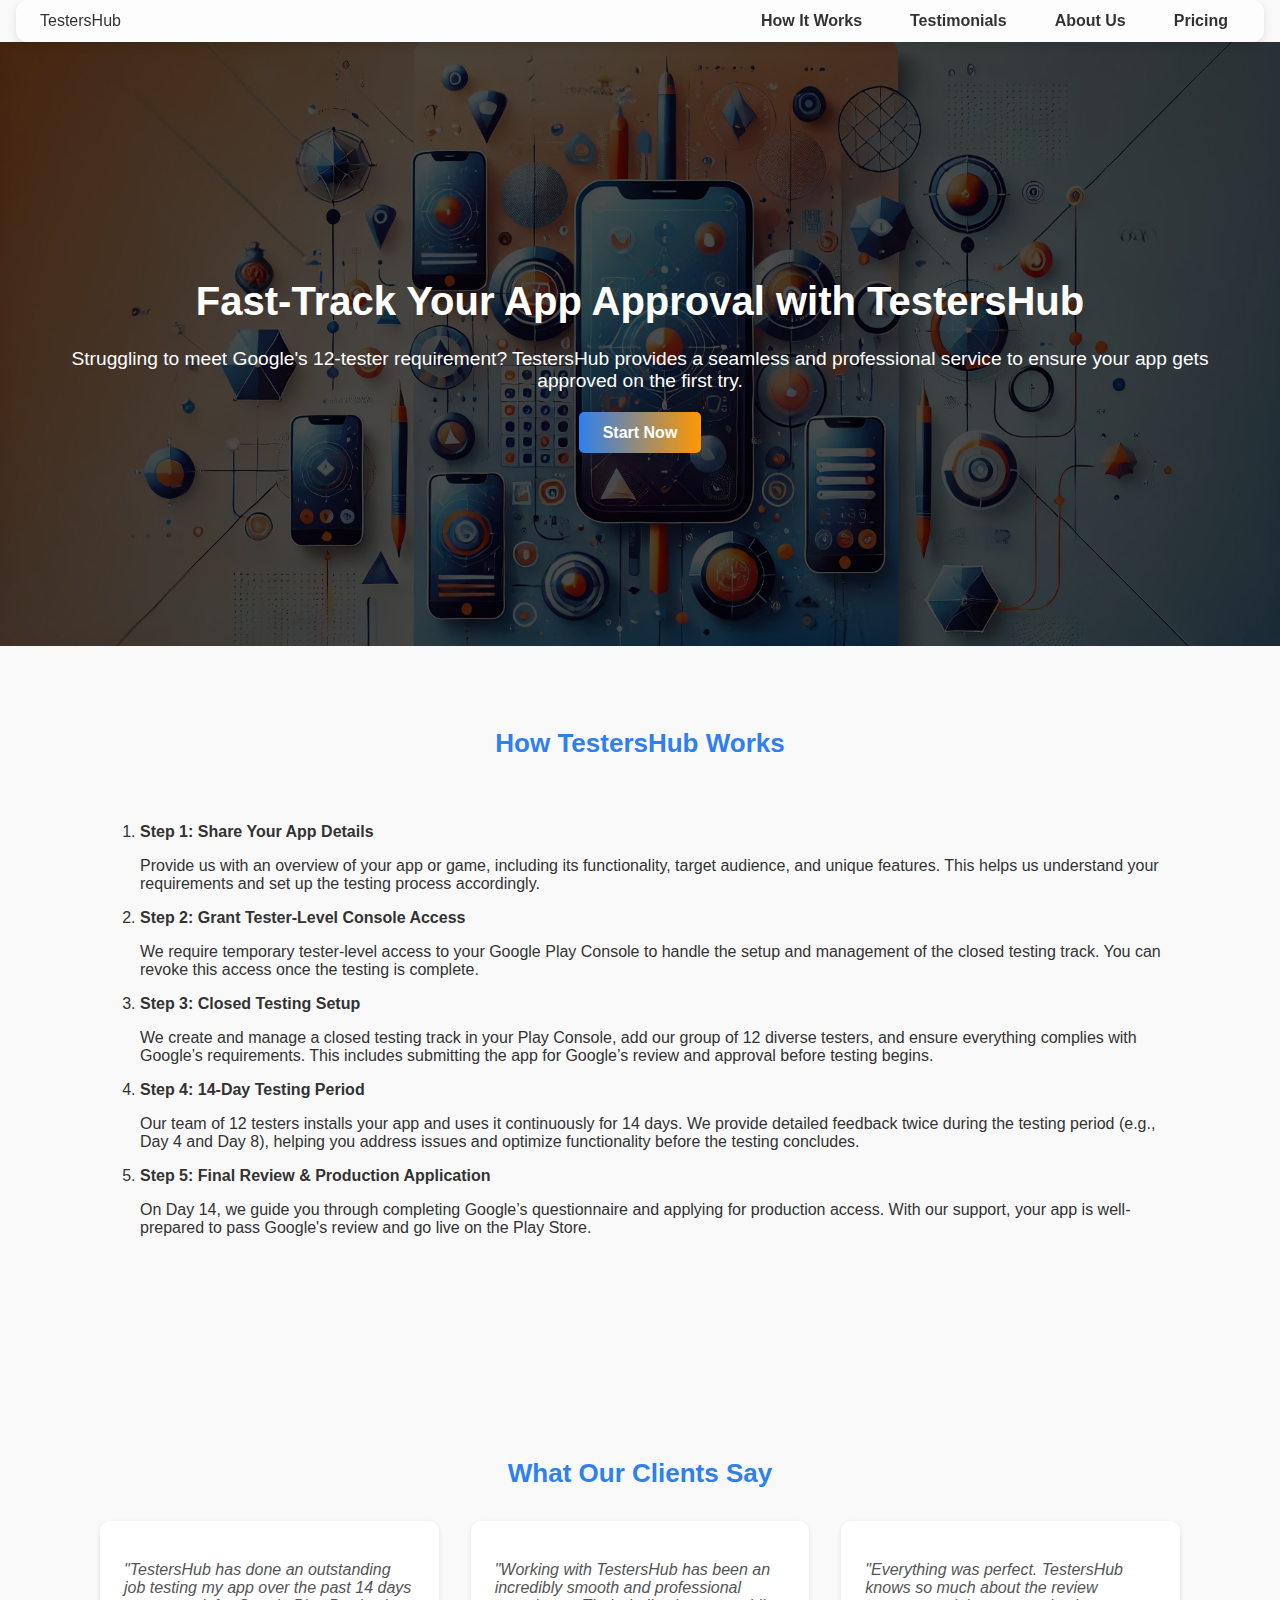
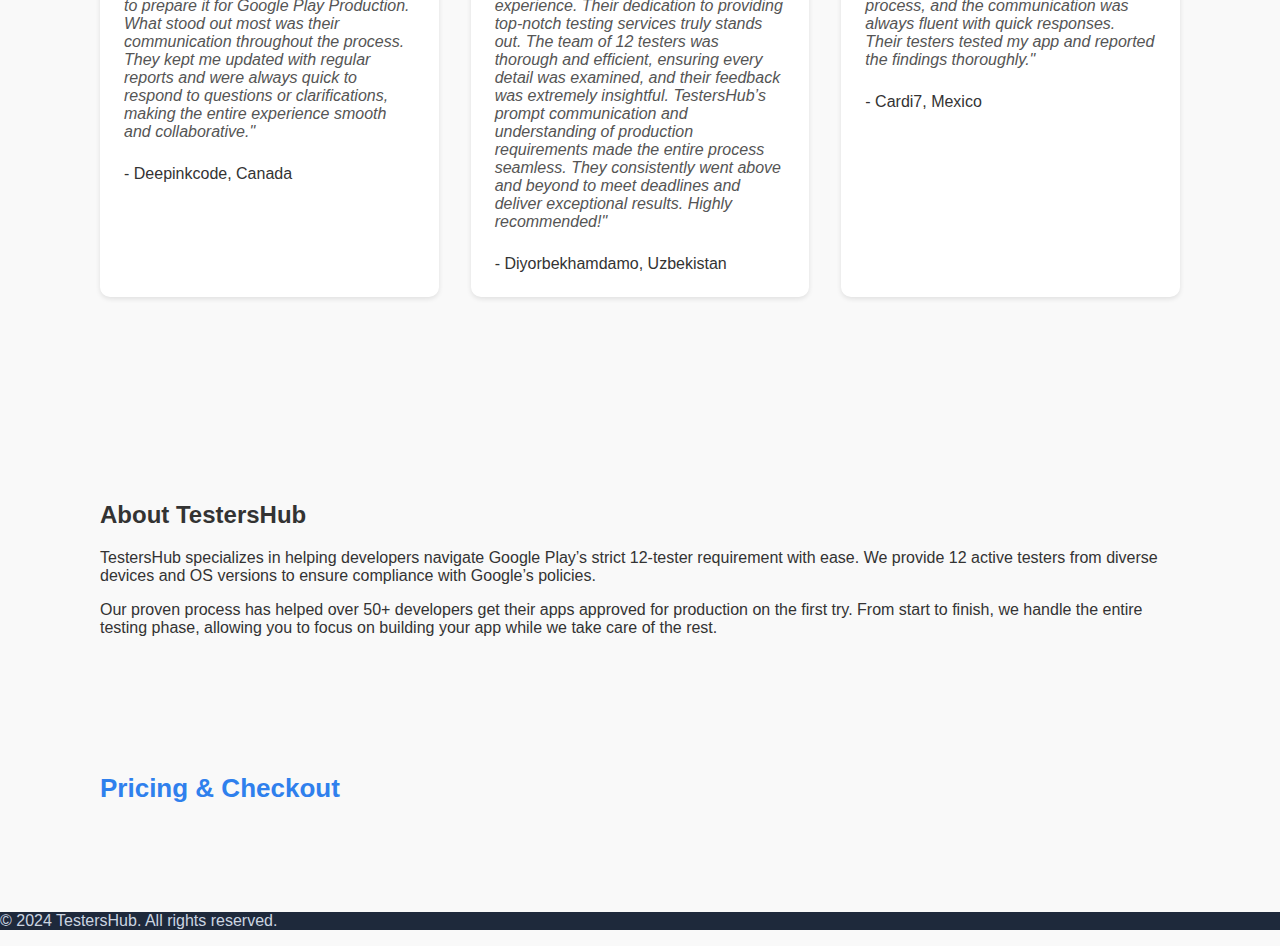
<file: backup.html>
<!DOCTYPE html>
<html lang="en">
  <head>
    <meta charset="UTF-8" />
    <meta name="viewport" content="width=device-width, initial-scale=1.0" />
    <meta
      name="description"
      content="TestersHub - Professional 12 Testers Service for Google Play closed testing requirements. Ensure your app gets approved for production on the first try!"
    />
    <meta
      name="keywords"
      content="12 testers service, Google Play testing, app testing service, Google Play compliance, app production approval, TestersHub"
    />
    <title>TestersHub - 12 Testers Service for Google Play Approval</title>
    <link rel="stylesheet" href="style.css" />
    <style>
      .paypal-container {
        display: flex;
        justify-content: center;
        align-items: center;
        margin-top: 20px;
      }

      #paypal-container-9NMX2XWW9SN6J {
        text-align: center;
      }

      .hero {
        position: relative;
        background: url("images/banner.jpg") center/cover no-repeat;
        color: #fff;
        min-height: 60vh;
        display: flex;
        align-items: center;
        justify-content: center;
        text-align: center;
        padding: 2rem;
      }

      .hero::before {
        content: "";
        position: absolute;
        top: 0;
        left: 0;
        width: 100%;
        height: 100%;
        background: rgba(0, 0, 0, 0.7); /* Dark overlay for readability */
        z-index: 1;
      }

      .hero-content {
        position: relative;
        z-index: 2; /* Ensures content sits above the overlay */
      }
    </style>
  </head>
  <body>
    <header class="header">
      <nav class="nav">
        <div class="logo">TestersHub</div>
        <ul class="nav-links">
          <li><a href="#how-it-works">How It Works</a></li>
          <li><a href="#testimonials">Testimonials</a></li>
          <li><a href="#about">About Us</a></li>
          <li><a href="#pricing">Pricing</a></li>
        </ul>
      </nav>
    </header>

    <section
      class="hero"
      style="background: url('images/banner.jpg') center/cover no-repeat"
    >
      <div class="hero-content">
        <h1>Fast-Track Your App Approval with TestersHub</h1>
        <p>
          Struggling to meet Google's 12-tester requirement? TestersHub provides
          a seamless and professional service to ensure your app gets approved
          on the first try.
        </p>
        <a href="#pricing" class="btn">Start Now</a>
      </div>
    </section>

    <section id="how-it-works" class="how-it-works">
      <div class="container">
        <h2>How TestersHub Works</h2>
        <ol>
          <li>
            <strong>Step 1: Share Your App Details</strong>
            <p>
              Provide us with an overview of your app or game, including its
              functionality, target audience, and unique features. This helps us
              understand your requirements and set up the testing process
              accordingly.
            </p>
          </li>
          <li>
            <strong>Step 2: Grant Tester-Level Console Access</strong>
            <p>
              We require temporary tester-level access to your Google Play
              Console to handle the setup and management of the closed testing
              track. You can revoke this access once the testing is complete.
            </p>
          </li>
          <li>
            <strong>Step 3: Closed Testing Setup</strong>
            <p>
              We create and manage a closed testing track in your Play Console,
              add our group of 12 diverse testers, and ensure everything
              complies with Google’s requirements. This includes submitting the
              app for Google’s review and approval before testing begins.
            </p>
          </li>
          <li>
            <strong>Step 4: 14-Day Testing Period</strong>
            <p>
              Our team of 12 testers installs your app and uses it continuously
              for 14 days. We provide detailed feedback twice during the testing
              period (e.g., Day 4 and Day 8), helping you address issues and
              optimize functionality before the testing concludes.
            </p>
          </li>
          <li>
            <strong>Step 5: Final Review & Production Application</strong>
            <p>
              On Day 14, we guide you through completing Google’s questionnaire
              and applying for production access. With our support, your app is
              well-prepared to pass Google's review and go live on the Play
              Store.
            </p>
          </li>
        </ol>
      </div>
    </section>

    <section id="testimonials" class="testimonials">
      <div class="container">
        <h2>What Our Clients Say</h2>
        <div class="testimonials-grid">
          <div class="testimonial">
            <p>
              "TestersHub has done an outstanding job testing my app over the
              past 14 days to prepare it for Google Play Production. What stood
              out most was their communication throughout the process. They kept
              me updated with regular reports and were always quick to respond
              to questions or clarifications, making the entire experience
              smooth and collaborative."
            </p>
            <span>- Deepinkcode, Canada</span>
          </div>
          <div class="testimonial">
            <p>
              "Working with TestersHub has been an incredibly smooth and
              professional experience. Their dedication to providing top-notch
              testing services truly stands out. The team of 12 testers was
              thorough and efficient, ensuring every detail was examined, and
              their feedback was extremely insightful. TestersHub’s prompt
              communication and understanding of production requirements made
              the entire process seamless. They consistently went above and
              beyond to meet deadlines and deliver exceptional results. Highly
              recommended!"
            </p>
            <span>- Diyorbekhamdamo, Uzbekistan</span>
          </div>
          <div class="testimonial">
            <p>
              "Everything was perfect. TestersHub knows so much about the review
              process, and the communication was always fluent with quick
              responses. Their testers tested my app and reported the findings
              thoroughly."
            </p>
            <span>- Cardi7, Mexico</span>
          </div>
        </div>
      </div>
    </section>

    <section id="about" class="about">
      <div class="container">
        <h2>About TestersHub</h2>
        <p>
          TestersHub specializes in helping developers navigate Google Play’s
          strict 12-tester requirement with ease. We provide 12 active testers
          from diverse devices and OS versions to ensure compliance with
          Google’s policies.
        </p>
        <p>
          Our proven process has helped over 50+ developers get their apps
          approved for production on the first try. From start to finish, we
          handle the entire testing phase, allowing you to focus on building
          your app while we take care of the rest.
        </p>
      </div>
    </section>

    <section id="pricing" class="pricing">
      <div class="container">
        <h2>Pricing & Checkout</h2>
        <!-- <p>
          Ready to get started? Use our seamless PayPal checkout option below to
          fast-track your app approval.
        </p> -->
        <div class="paypal-container">
          <script src="https://www.paypal.com/sdk/js?client-id=BAAiKjt70RFPV9iA95Bxs4aofEqO_0IzVktjovDkwahHDSWoNsEk_Ec5tcvsseFGJvKxH5zUIagnRDL3mA&components=hosted-buttons&disable-funding=venmo&currency=USD"></script>
          <div id="paypal-container-9NMX2XWW9SN6J"></div>
          <script>
            paypal
              .HostedButtons({
                hostedButtonId: "9NMX2XWW9SN6J",
                onApprove: function (data, actions) {
                  // Redirect to the success page after approval
                  window.location.href = "success.html";
                },
              })
              .render("#paypal-container-9NMX2XWW9SN6J");
          </script>

          <!-- <script src="https://www.paypal.com/sdk/js?client-id=BAAGpIgBDn4UvyJ5NRxpzNAmUwzECBArh0IbX6CeZDh4x8QE4yHD7-Wzh9kGrkmFirF8Bqnqi8OVJlGcIs&components=hosted-buttons&disable-funding=venmo&currency=USD"></script>
          <div id="paypal-container-H84CWKRGQBYUS"></div>
          <script>
            paypal
              .HostedButtons({
                hostedButtonId: "H84CWKRGQBYUS",
                onApprove: function (data, actions) {
                  // Redirect to the success page after approval
                  window.location.href = "success.html";
                },
              })
              .render("#paypal-container-H84CWKRGQBYUS");
          </script> -->
        </div>
      </div>
    </section>

    <footer class="footer">
      <p>© 2024 TestersHub. All rights reserved.</p>
    </footer>
  </body>
</html>
</file>
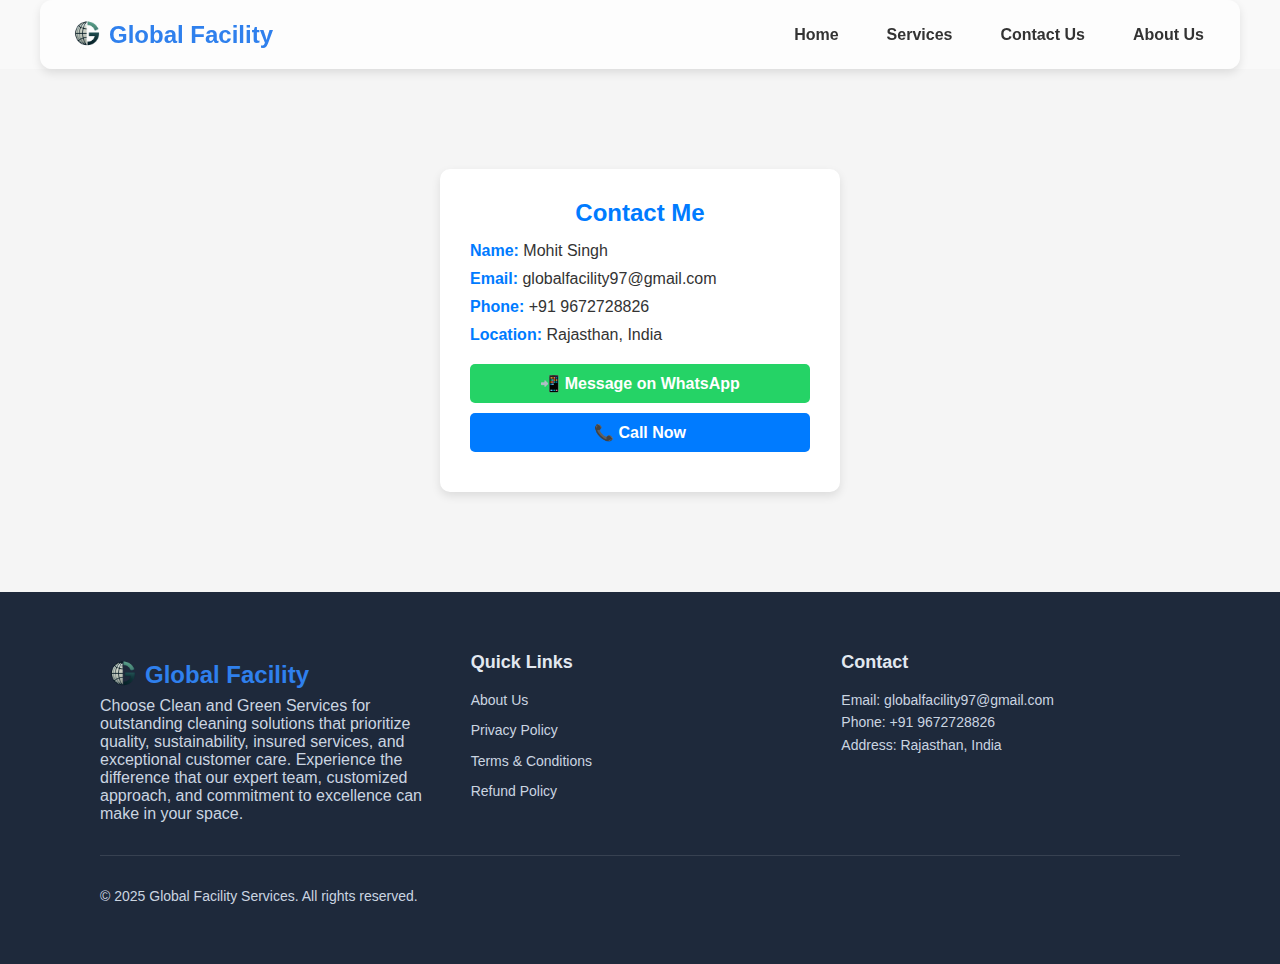
<file: Contact.html>
<!DOCTYPE html>
<html lang="en">
<head>
    <meta charset="UTF-8">
    <meta name="viewport" content="width=device-width, initial-scale=1.0">
    <link rel="stylesheet" href="style.css">
    <title>Contact Us - Chinmay Paliwal</title>
    <style>
        * {
            margin: 0;
            padding: 0;
            box-sizing: border-box;
            font-family: Arial, sans-serif;
        }
    .contact-container-section{
        background-color: #f5f5f5;
            display: flex;
            justify-content: center;
            align-items: center;
            padding: 100px 0;
        }
    
        .contact-container {
            background: white;
            padding: 30px;
            width: 90%;
            max-width: 400px;
            box-shadow: 0 4px 10px rgba(0, 0, 0, 0.1);
            border-radius: 10px;
            text-align: center;
        }

        h2 {
            color: #007bff;
            margin-bottom: 15px;
        }

        .contact-info {
            text-align: left;
            font-size: 16px;
        }

        .contact-info div {
            margin: 10px 0;
        }

        .contact-info span {
            font-weight: bold;
            color: #007bff;
        }

        .contact-buttons {
            margin-top: 20px;
        }

        .contact-buttons a {
            display: block;
            text-decoration: none;
            color: white;
            padding: 10px;
            border-radius: 5px;
            margin: 10px 0;
            font-weight: bold;
        }

        .whatsapp {
            background-color: #25D366;
        }

        .call {
            background-color: #007bff;
        }

    </style>
</head>
<body>
    <nav class="nav">
        <div class="logo"><a href="/index.html">
          <img src="images/globallogo.png" alt="" width="50px">Global Facility</a></div>
        <div class="nav-toggle" id="nav-toggle">
          <span></span>
          <span></span>
          <span></span>
        </div>
        <ul class="nav-links" id="nav-links">
          <li><a href="index.html">Home</a></li>
          <li><a href="blog.html">Services</a></li>
          <li><a href="Contact.html">Contact Us</a></li>
          <li><a id="about-us">About Us</a></li>
         
        </ul>
      </nav>
      <section class="contact-container-section">
        <div class="contact-container">
            <h2>Contact Me</h2>
            <div class="contact-info">
                <div><span>Name:</span> Mohit Singh</div>
                <div><span>Email:</span> 
                    globalfacility97@gmail.com</div>
                <div><span>Phone:</span> +91 9672728826</div>
                <div><span>Location:</span> Rajasthan, India</div>
            </div>
    
            <div class="contact-buttons">
                <a href="https://wa.me/911234567890" target="_blank" class="whatsapp">📲 Message on WhatsApp</a>
                <a href="tel:+911234567890" class="call">📞 Call Now</a>
            </div>
        </div>
      </section>

      <footer class="footer">
        <div class="container">
          <div class="grid">
            <div class="about-us">
              <div class="logo"><a href="index.html"><img src="images/globallogo.png" alt="">Global Facility</a></div>
              <p>  Choose Clean and Green Services for outstanding cleaning solutions that prioritize quality, sustainability, insured services, and exceptional customer care. Experience the difference that our expert team, customized approach, and commitment to excellence can make in your space.</p>
            </div>
      
            <div class="quick-links">
              <h4>Quick Links</h4>
              <ul>
                <li><a id="about-us">About Us</a></li>
                <li><a href="privacy-policy.html">Privacy Policy</a></li>
              <li><a href="terms.html">Terms & Conditions</a></li>
              <li><a href="refund-policy.html">Refund Policy</a></li>
              </ul>
            </div>
      
            <div class="contact">
              <h4>Contact</h4>
              <ul>
                <li>Email: globalfacility97@gmail.com</li>
                <li>Phone: +91 9672728826</li>
                <li>Address: Rajasthan, India</li>
              </ul>
            </div>
          </div>
      
          <div class="footer-bottom">
            <p>&copy; 2025 Global Facility Services. All rights reserved.</p>
          </div>
        </div>
      </footer> 
   

</body>
</html>
</file>
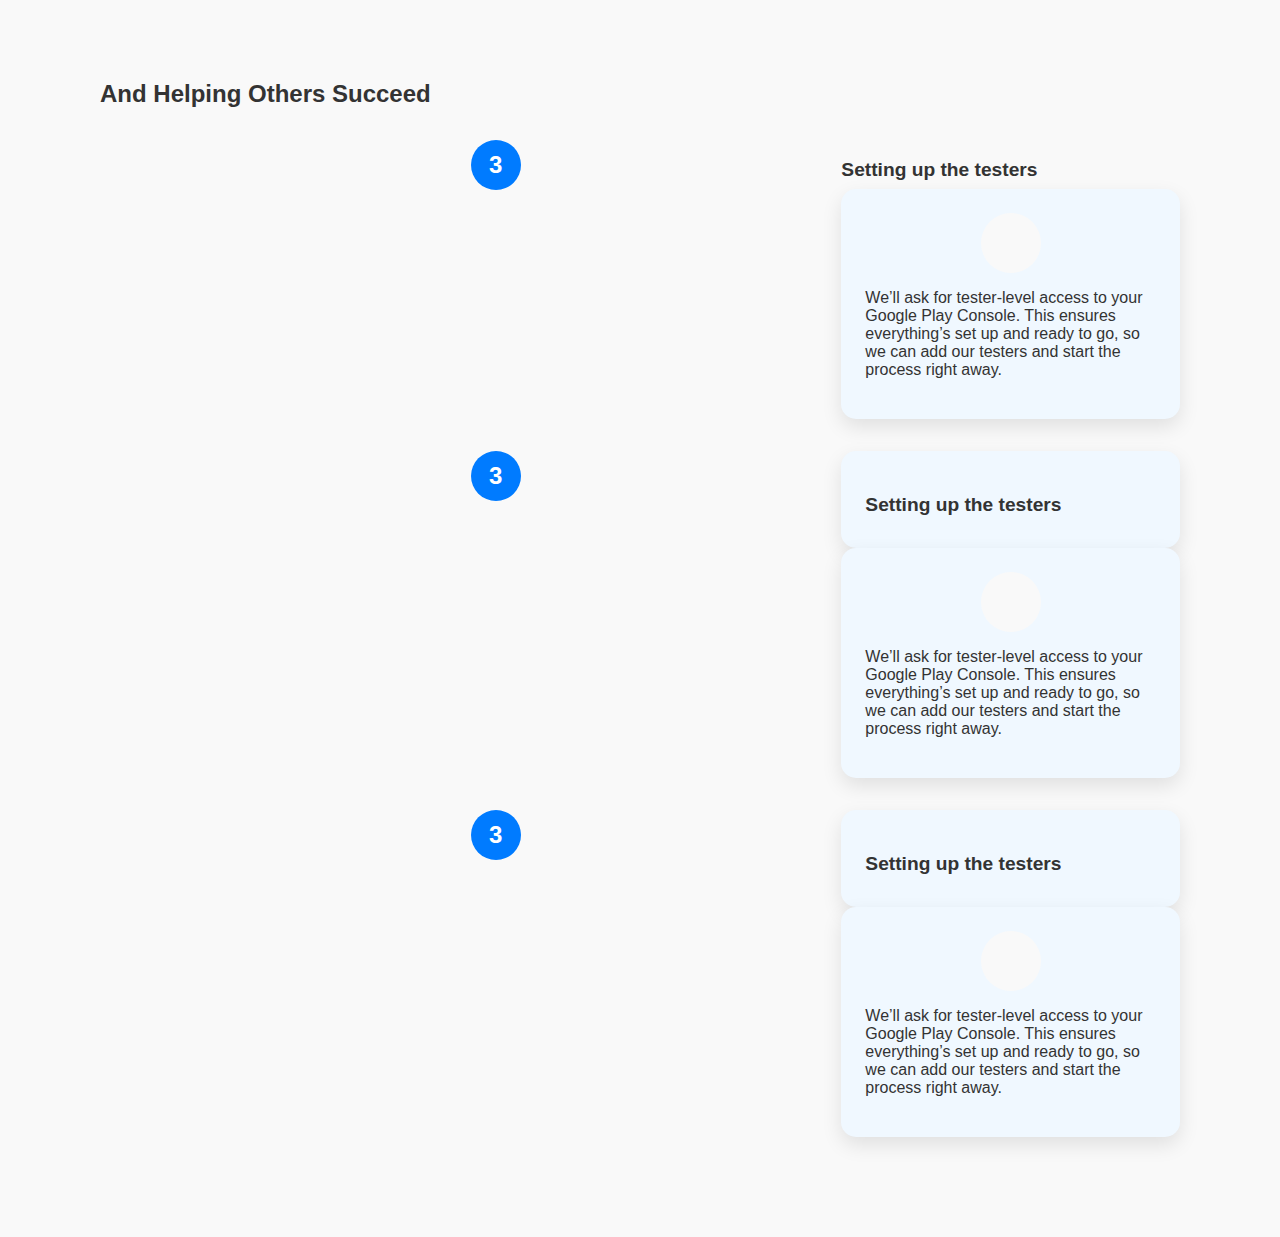
<file: new.html>
<!DOCTYPE html>
<html lang="en">
<head>
    <meta charset="UTF-8">
    <meta name="viewport" content="width=device-width, initial-scale=1.0">
    <title>Document</title>
    <link rel="stylesheet" href="style.css">
</head>
<body>
    <section class="how-it-works container">
        <h2>And Helping Others Succeed</h2>
        <div class="content-wrapper">
          <!-- Timeline -->
          <div class="timeline">
           <div class="steps-grid">
            <div class="step">
                <div class="step-number">3</div>
                <div class="step-grid-row">
                    <div class="step-content">
                        <div class="step-const ">
                            <div class="card-content">
                                <h3>Setting up the testers</h3>
                            </div>
                          </div>
                       
                      </div>
                      <div class="step-content">
                          <div class="card">
                             <div class="card-icon">
                                  <i class="fas fa-info-circle"></i>
                              </div>
                              <p>
                                  We’ll ask for tester-level access to your Google Play Console. This ensures
                                  everything’s set up and ready to go, so we can add our testers and start the process
                                  right away.
                              </p>
                          </div>
                        </div>
                </div>
              </div> 
              <div class="step">
                <div class="step-number">3</div>
                <div class="step-grid-row">
                    <div class="step-content">
                        <div class="step-const card">
                            <div class="card-content">
                                <h3>Setting up the testers</h3>
                            </div>
                          </div>
                       
                      </div>
                      <div class="step-content">
                          <div class="card">
                             <div class="card-icon">
                                  <i class="fas fa-info-circle"></i>
                              </div>
                              <p>
                                  We’ll ask for tester-level access to your Google Play Console. This ensures
                                  everything’s set up and ready to go, so we can add our testers and start the process
                                  right away.
                              </p>
                          </div>
                        </div>
                </div>
              </div> 
              <div class="step">
                <div class="step-number">3</div>
                <div class="step-grid-row">
                    <div class="step-content">
                        <div class="step-const card">
                            <div class="card-content">
                                <h3>Setting up the testers</h3>
                            </div>
                          </div>
                       
                      </div>
                      <div class="step-content">
                          <div class="card">
                             <div class="card-icon">
                                  <i class="fas fa-info-circle"></i>
                              </div>
                              <p>
                                  We’ll ask for tester-level access to your Google Play Console. This ensures
                                  everything’s set up and ready to go, so we can add our testers and start the process
                                  right away.
                              </p>
                          </div>
                        </div>
                </div>
              </div> 
              
           </div>
            
           
          </div>
      
          <!-- Central Image and Features -->
          <!-- <div class="features">
            <div class="circle">
              <img src="images/logo.png" alt="Hyvä Logo" />
            </div>
            <div class="feature-items">
              <div class="feature-item">
                <span>Expert Hyvä Theme Developers</span>
              </div>
              <div class="feature-item">
                <span>Quick Delivery</span>
              </div>
              <div class="feature-item">
                <span>Competitive Pricing</span>
              </div>
              <div class="feature-item">
                <span>Agile Methodology</span>
              </div>
              <div class="feature-item">
                <span>Fully Customisable Theme</span>
              </div>
              <div class="feature-item">
                <span>Flexible Hiring Model</span>
              </div>
            </div>
          </div> -->
        </div>
      </section>
      
</body>
</html>
</file>
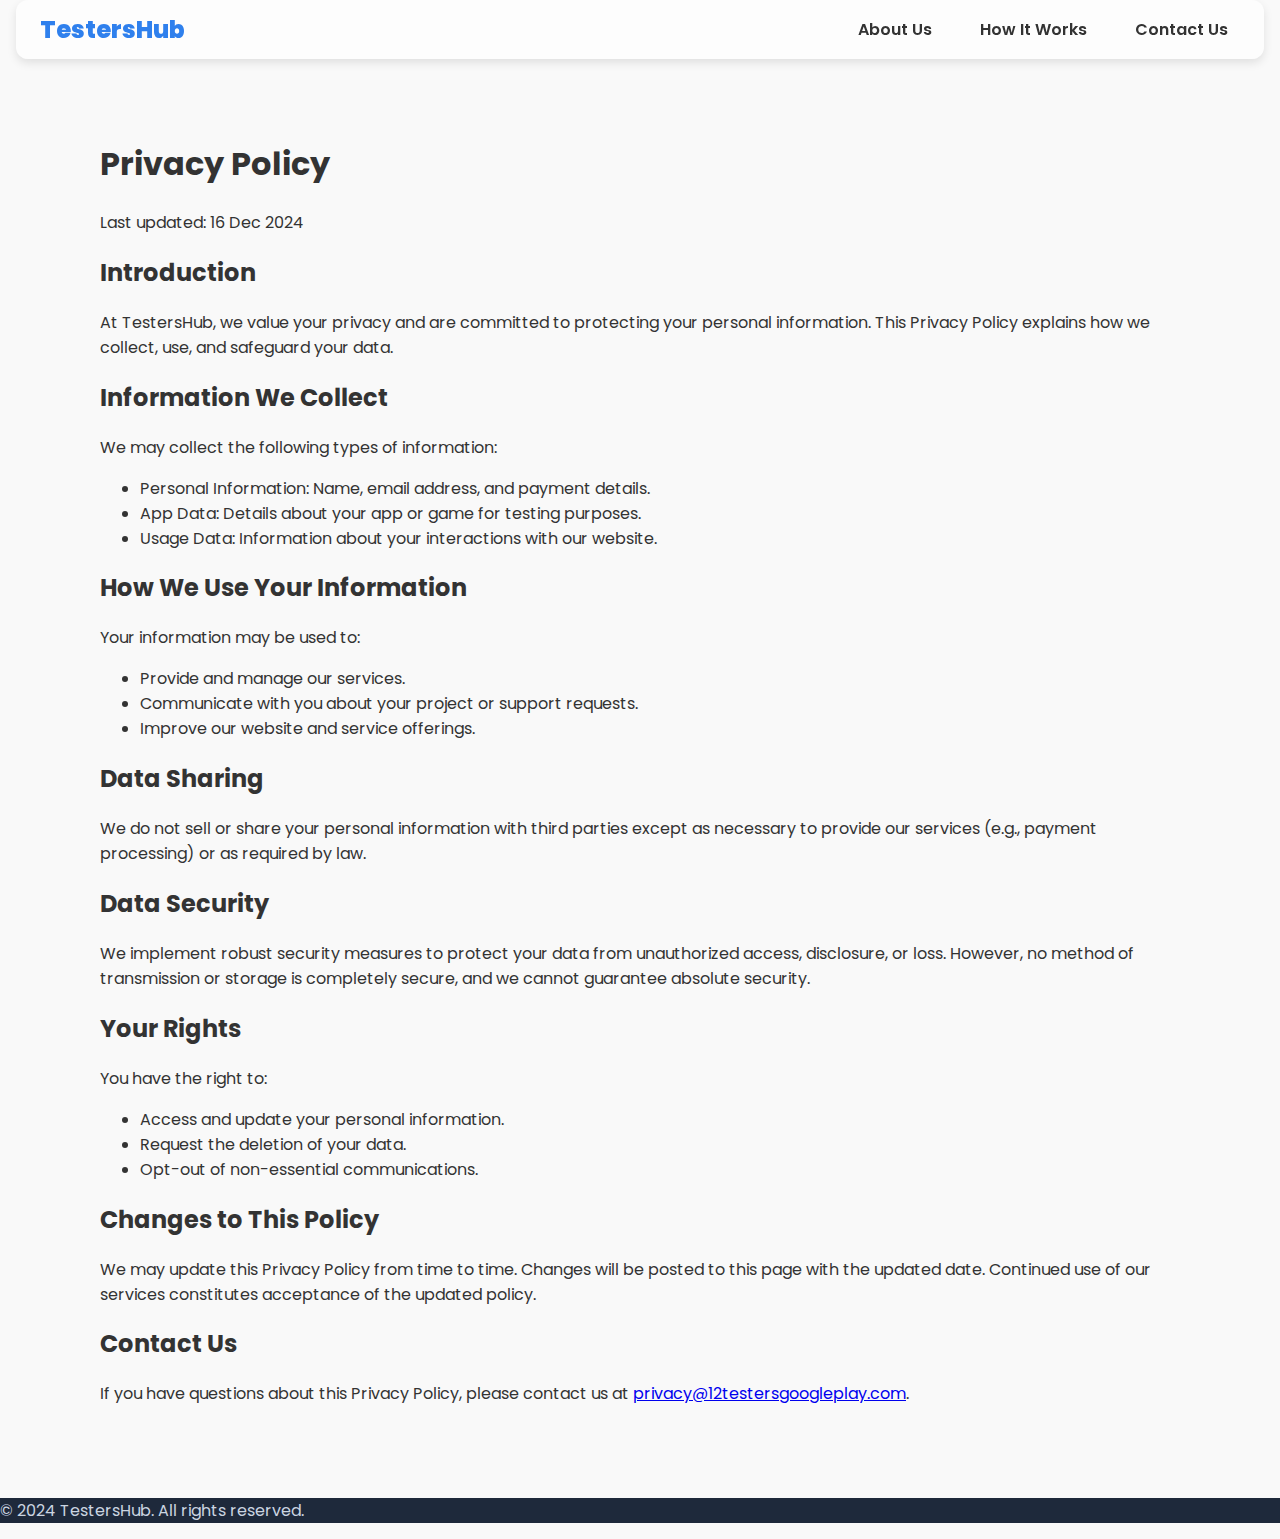
<file: privacy-policy.html>
<!DOCTYPE html>
<html lang="en">
  <head>
    <meta charset="UTF-8" />
    <meta name="viewport" content="width=device-width, initial-scale=1.0" />
    <meta
      name="description"
      content="Privacy Policy for TestersHub - Learn how we handle your data securely."
    />
    <title>Privacy Policy - TestersHub</title>
    <link
      href="https://fonts.googleapis.com/css2?family=Poppins:wght@400;600;800&display=swap"
      rel="stylesheet"
    />
    <link rel="stylesheet" href="style.css" />
  </head>
  <body>
    <header class="header">
      <nav class="nav">
        <div class="logo"><a href="index.html">TestersHub</a></div>
        <ul class="nav-links">
          <li><a href="index.html#about">About Us</a></li>
          <li><a href="index.html#how-it-works">How It Works</a></li>
          <li><a href="index.html#contact">Contact Us</a></li>
        </ul>
      </nav>
    </header>

    <main class="privacy-policy container">
      <h1>Privacy Policy</h1>
      <p>Last updated: 16 Dec 2024</p>

      <section>
        <h2>Introduction</h2>
        <p>
          At TestersHub, we value your privacy and are committed to protecting
          your personal information. This Privacy Policy explains how we
          collect, use, and safeguard your data.
        </p>
      </section>

      <section>
        <h2>Information We Collect</h2>
        <p>We may collect the following types of information:</p>
        <ul>
          <li>
            Personal Information: Name, email address, and payment details.
          </li>
          <li>
            App Data: Details about your app or game for testing purposes.
          </li>
          <li>
            Usage Data: Information about your interactions with our website.
          </li>
        </ul>
      </section>

      <section>
        <h2>How We Use Your Information</h2>
        <p>Your information may be used to:</p>
        <ul>
          <li>Provide and manage our services.</li>
          <li>Communicate with you about your project or support requests.</li>
          <li>Improve our website and service offerings.</li>
        </ul>
      </section>

      <section>
        <h2>Data Sharing</h2>
        <p>
          We do not sell or share your personal information with third parties
          except as necessary to provide our services (e.g., payment processing)
          or as required by law.
        </p>
      </section>

      <section>
        <h2>Data Security</h2>
        <p>
          We implement robust security measures to protect your data from
          unauthorized access, disclosure, or loss. However, no method of
          transmission or storage is completely secure, and we cannot guarantee
          absolute security.
        </p>
      </section>

      <section>
        <h2>Your Rights</h2>
        <p>You have the right to:</p>
        <ul>
          <li>Access and update your personal information.</li>
          <li>Request the deletion of your data.</li>
          <li>Opt-out of non-essential communications.</li>
        </ul>
      </section>

      <section>
        <h2>Changes to This Policy</h2>
        <p>
          We may update this Privacy Policy from time to time. Changes will be
          posted to this page with the updated date. Continued use of our
          services constitutes acceptance of the updated policy.
        </p>
      </section>

      <section>
        <h2>Contact Us</h2>
        <p>
          If you have questions about this Privacy Policy, please contact us at
          <a href="mailto:privacy@12testersgoogleplay.com"
            >privacy@12testersgoogleplay.com</a
          >.
        </p>
      </section>
    </main>

    <footer class="footer">
      <p>© 2024 TestersHub. All rights reserved.</p>
    </footer>
  </body>
</html>
</file>
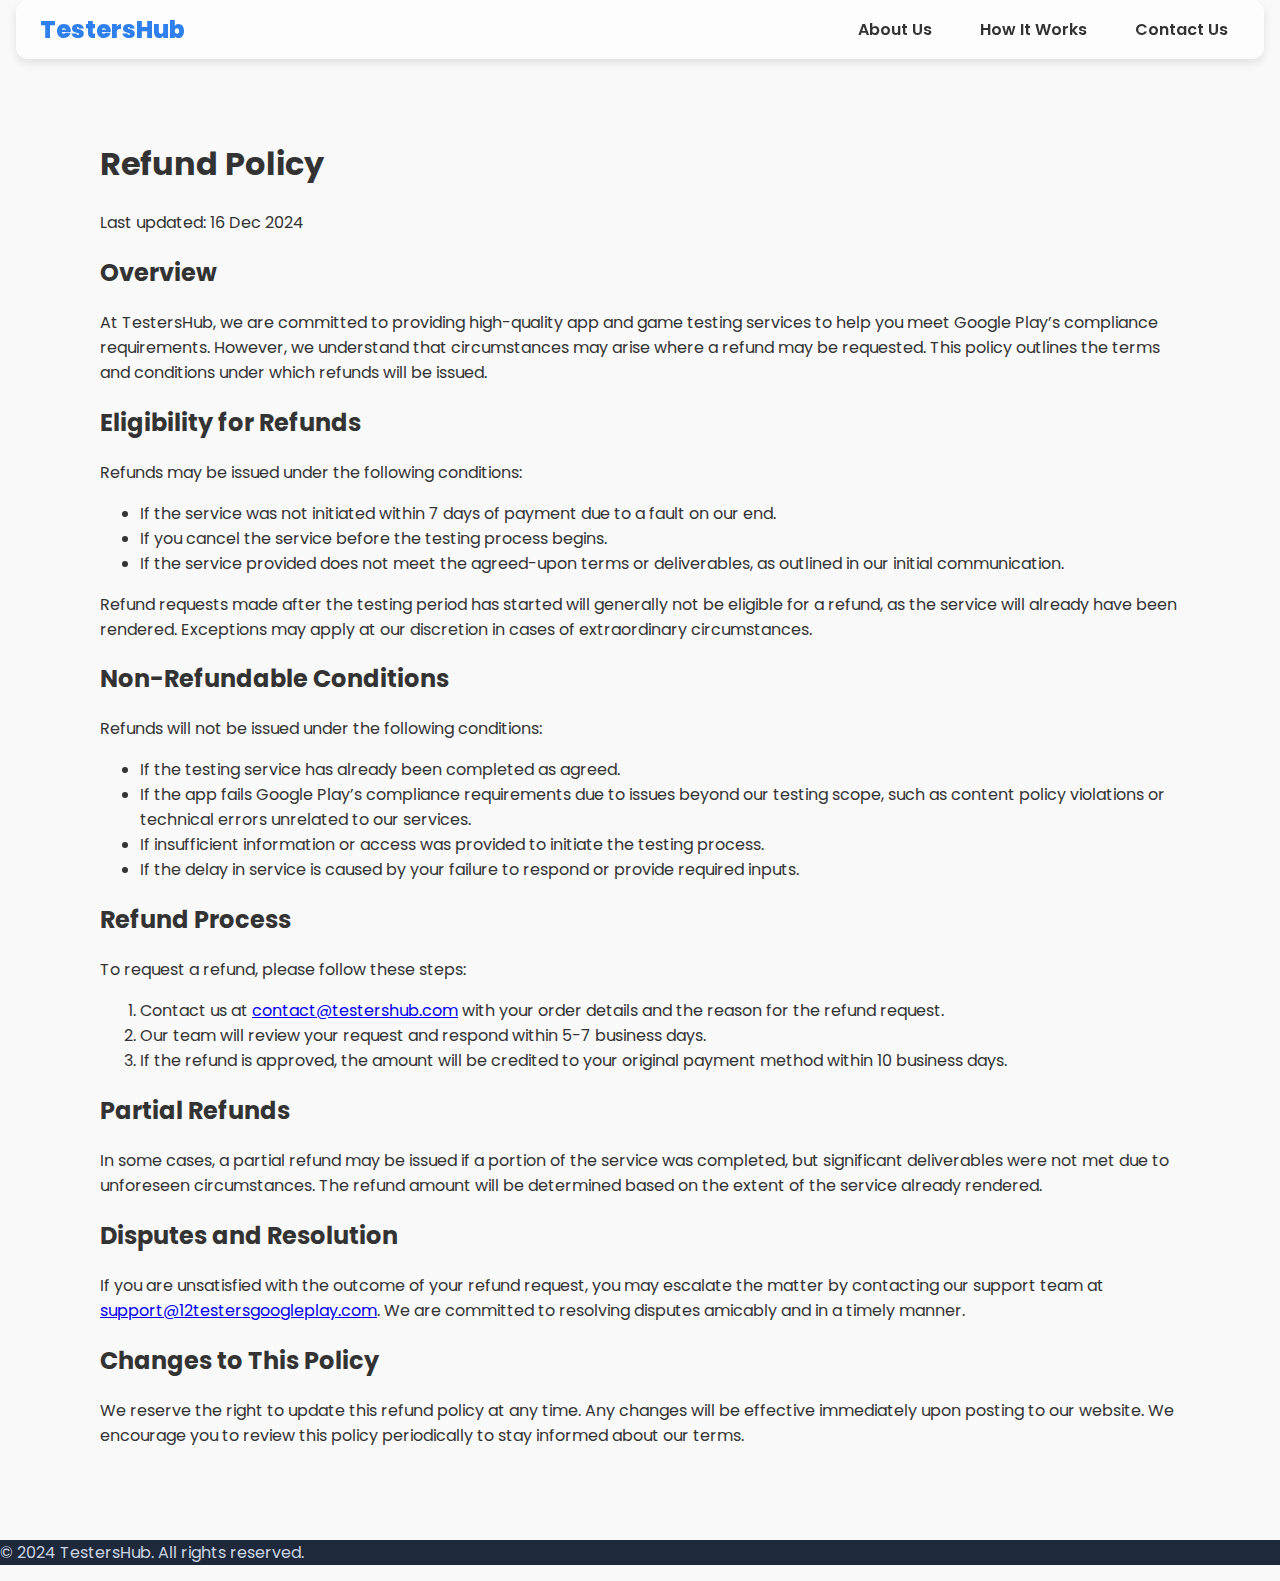
<file: refund-policy.html>
<!DOCTYPE html>
<html lang="en">
  <head>
    <meta charset="UTF-8" />
    <meta name="viewport" content="width=device-width, initial-scale=1.0" />
    <meta
      name="description"
      content="Refund Policy for TestersHub - Learn about our refund terms for app and game testing services."
    />
    <title>Refund Policy - TestersHub</title>
    <link
      href="https://fonts.googleapis.com/css2?family=Poppins:wght@400;600;800&display=swap"
      rel="stylesheet"
    />
    <link rel="stylesheet" href="style.css" />
  </head>
  <body>
    <header class="header">
      <nav class="nav">
        <div class="logo"><a href="index.html">TestersHub</a></div>
        <ul class="nav-links">
          <li><a href="index.html#about">About Us</a></li>
          <li><a href="index.html#how-it-works">How It Works</a></li>
          <li><a href="index.html#contact">Contact Us</a></li>
        </ul>
      </nav>
    </header>

    <main class="refund-policy container">
      <h1>Refund Policy</h1>
      <p>Last updated: 16 Dec 2024</p>

      <section>
        <h2>Overview</h2>
        <p>
          At TestersHub, we are committed to providing high-quality app and game
          testing services to help you meet Google Play’s compliance
          requirements. However, we understand that circumstances may arise
          where a refund may be requested. This policy outlines the terms and
          conditions under which refunds will be issued.
        </p>
      </section>

      <section>
        <h2>Eligibility for Refunds</h2>
        <p>Refunds may be issued under the following conditions:</p>
        <ul>
          <li>
            If the service was not initiated within 7 days of payment due to a
            fault on our end.
          </li>
          <li>If you cancel the service before the testing process begins.</li>
          <li>
            If the service provided does not meet the agreed-upon terms or
            deliverables, as outlined in our initial communication.
          </li>
        </ul>
        <p>
          Refund requests made after the testing period has started will
          generally not be eligible for a refund, as the service will already
          have been rendered. Exceptions may apply at our discretion in cases of
          extraordinary circumstances.
        </p>
      </section>

      <section>
        <h2>Non-Refundable Conditions</h2>
        <p>Refunds will not be issued under the following conditions:</p>
        <ul>
          <li>If the testing service has already been completed as agreed.</li>
          <li>
            If the app fails Google Play’s compliance requirements due to issues
            beyond our testing scope, such as content policy violations or
            technical errors unrelated to our services.
          </li>
          <li>
            If insufficient information or access was provided to initiate the
            testing process.
          </li>
          <li>
            If the delay in service is caused by your failure to respond or
            provide required inputs.
          </li>
        </ul>
      </section>

      <section>
        <h2>Refund Process</h2>
        <p>To request a refund, please follow these steps:</p>
        <ol>
          <li>
            Contact us at
            <a href="mailto:contact@testershub.com">contact@testershub.com</a>
            with your order details and the reason for the refund request.
          </li>
          <li>
            Our team will review your request and respond within 5-7 business
            days.
          </li>
          <li>
            If the refund is approved, the amount will be credited to your
            original payment method within 10 business days.
          </li>
        </ol>
      </section>

      <section>
        <h2>Partial Refunds</h2>
        <p>
          In some cases, a partial refund may be issued if a portion of the
          service was completed, but significant deliverables were not met due
          to unforeseen circumstances. The refund amount will be determined
          based on the extent of the service already rendered.
        </p>
      </section>

      <section>
        <h2>Disputes and Resolution</h2>
        <p>
          If you are unsatisfied with the outcome of your refund request, you
          may escalate the matter by contacting our support team at
          <a href="mailto:support@12testersgoogleplay.com"
            >support@12testersgoogleplay.com</a
          >. We are committed to resolving disputes amicably and in a timely
          manner.
        </p>
      </section>

      <section>
        <h2>Changes to This Policy</h2>
        <p>
          We reserve the right to update this refund policy at any time. Any
          changes will be effective immediately upon posting to our website. We
          encourage you to review this policy periodically to stay informed
          about our terms.
        </p>
      </section>
    </main>

    <footer class="footer">
      <p>© 2024 TestersHub. All rights reserved.</p>
    </footer>
  </body>
</html>
</file>
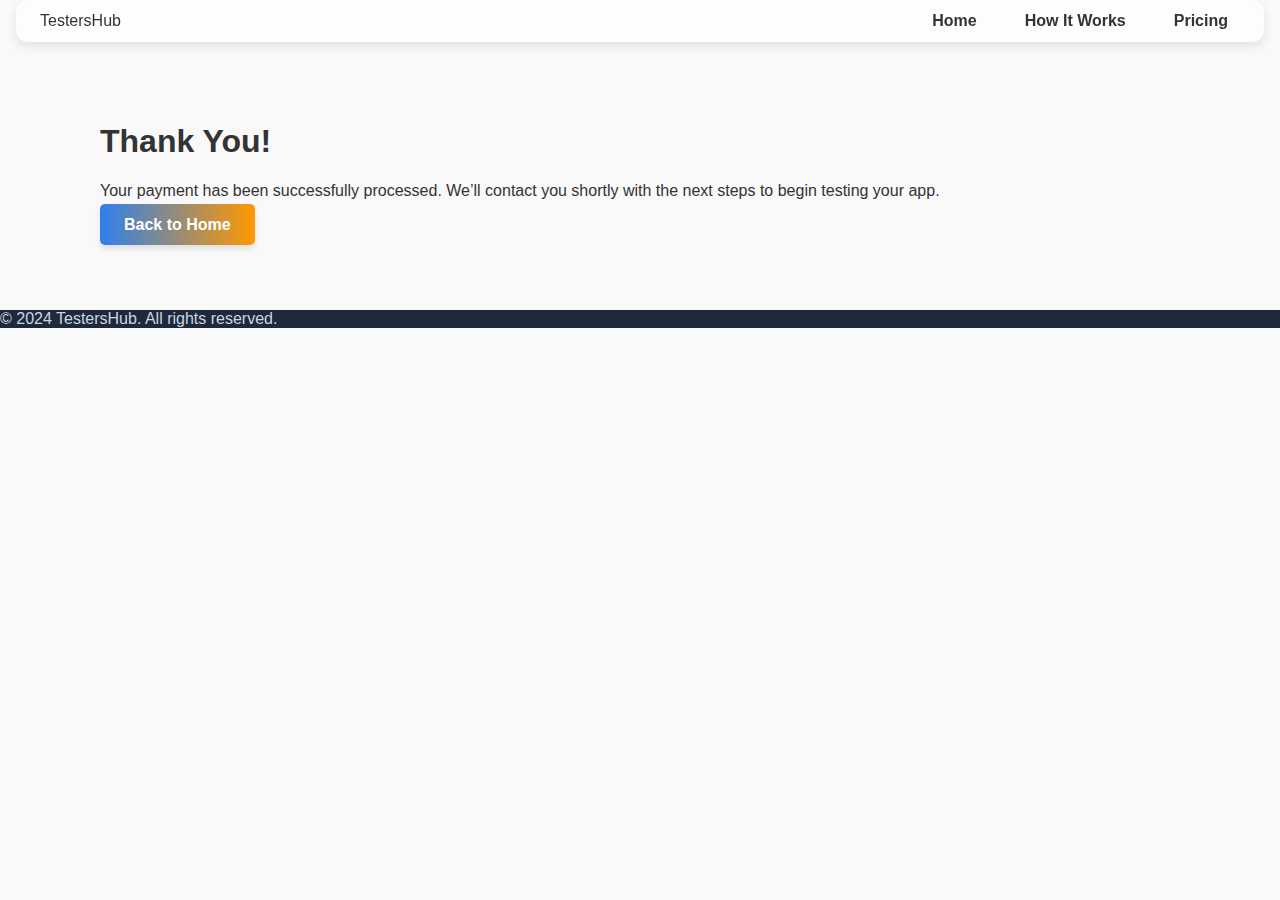
<file: success.html>
<!DOCTYPE html>
<html lang="en">
  <head>
    <meta charset="UTF-8" />
    <meta name="viewport" content="width=device-width, initial-scale=1.0" />
    <title>Payment Success - TestersHub</title>
    <link rel="stylesheet" href="style.css" />
  </head>
  <body>
    <header class="header">
      <nav class="nav">
        <div class="logo">TestersHub</div>
        <ul class="nav-links">
          <li><a href="index.html">Home</a></li>
          <li><a href="#how-it-works">How It Works</a></li>
          <li><a href="#pricing">Pricing</a></li>
        </ul>
      </nav>
    </header>

    <section class="success">
      <div class="container">
        <h1>Thank You!</h1>
        <p>
          Your payment has been successfully processed. We’ll contact you
          shortly with the next steps to begin testing your app.
        </p>
        <a href="index.html" class="btn">Back to Home</a>
      </div>
    </section>

    <footer class="footer">
      <p>© 2024 TestersHub. All rights reserved.</p>
    </footer>
  </body>
</html>
</file>
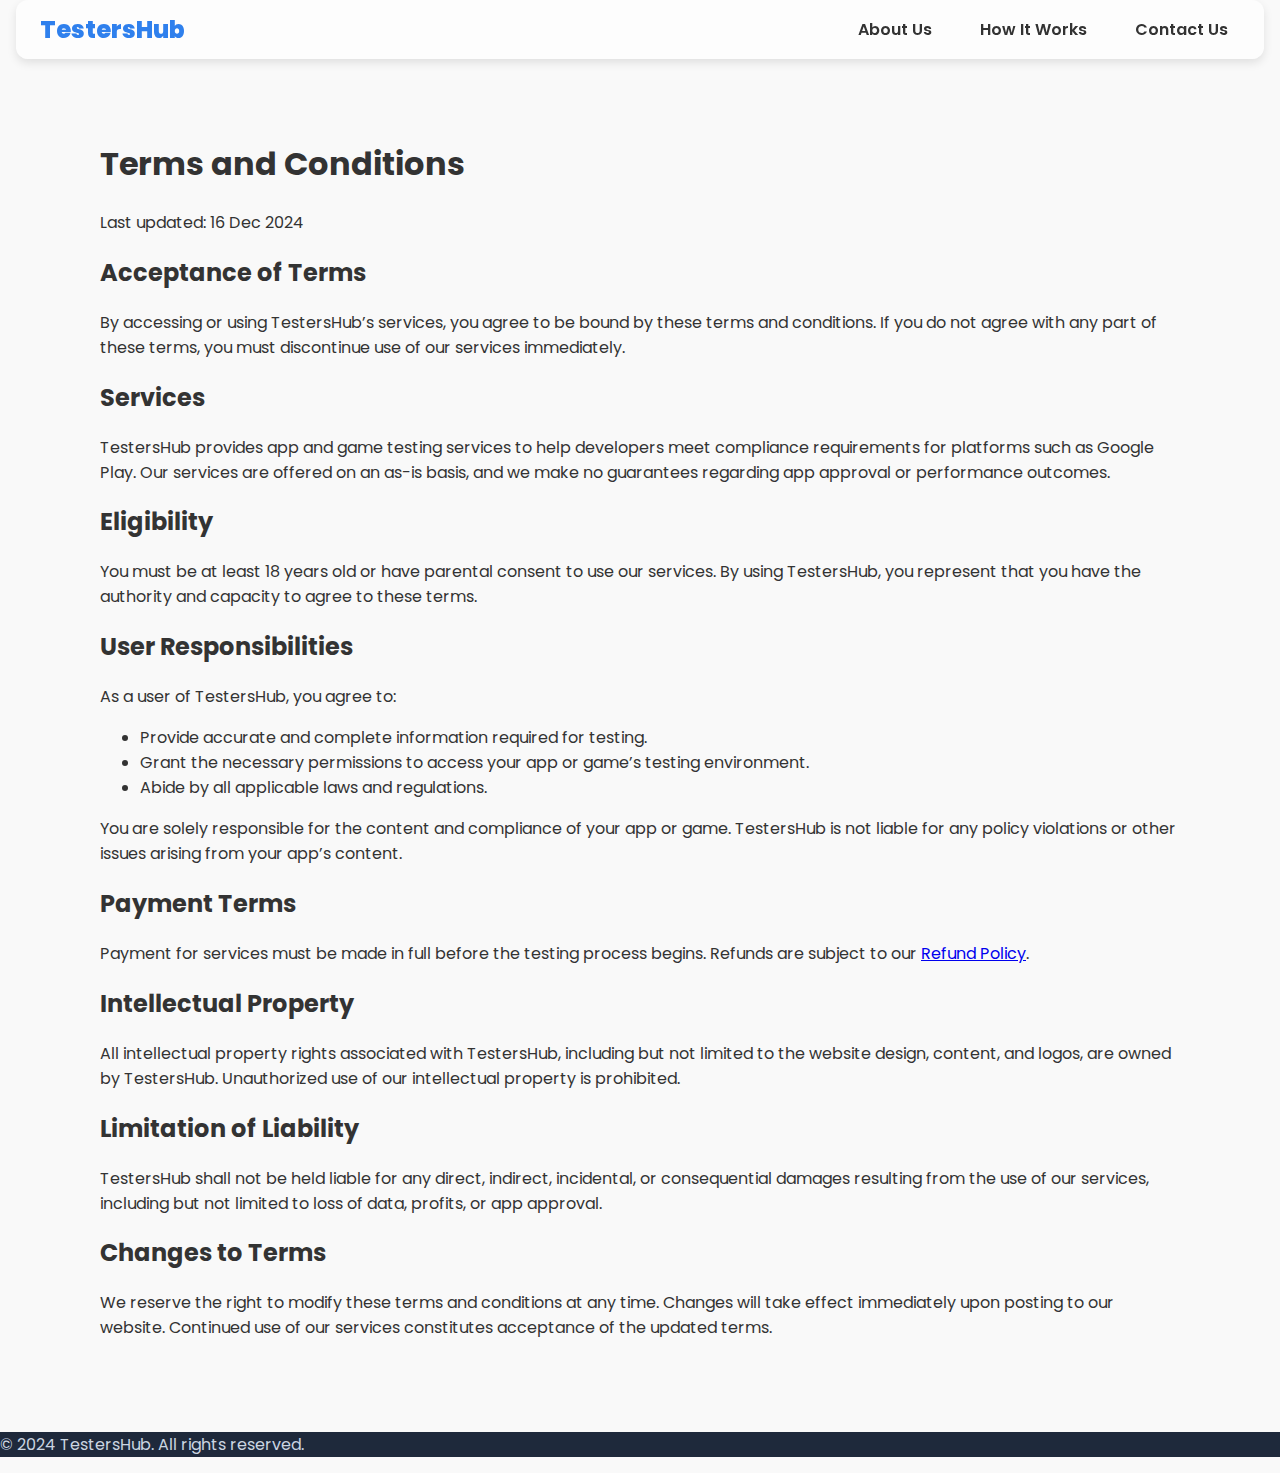
<file: terms.html>
<!DOCTYPE html>
<html lang="en">
  <head>
    <meta charset="UTF-8" />
    <meta name="viewport" content="width=device-width, initial-scale=1.0" />
    <meta
      name="description"
      content="Terms and Conditions for TestersHub - Learn about the rules and responsibilities of using our services."
    />
    <title>Terms and Conditions - TestersHub</title>
    <link
      href="https://fonts.googleapis.com/css2?family=Poppins:wght@400;600;800&display=swap"
      rel="stylesheet"
    />
    <link rel="stylesheet" href="style.css" />
  </head>
  <body>
    <header class="header">
      <nav class="nav">
        <div class="logo"><a href="index.html">TestersHub</a></div>
        <ul class="nav-links">
          <li><a href="index.html#about">About Us</a></li>
          <li><a href="index.html#how-it-works">How It Works</a></li>
          <li><a href="index.html#contact">Contact Us</a></li>
        </ul>
      </nav>
    </header>

    <main class="terms container">
      <h1>Terms and Conditions</h1>
      <p>Last updated: 16 Dec 2024</p>

      <section>
        <h2>Acceptance of Terms</h2>
        <p>
          By accessing or using TestersHub’s services, you agree to be bound by
          these terms and conditions. If you do not agree with any part of these
          terms, you must discontinue use of our services immediately.
        </p>
      </section>

      <section>
        <h2>Services</h2>
        <p>
          TestersHub provides app and game testing services to help developers
          meet compliance requirements for platforms such as Google Play. Our
          services are offered on an as-is basis, and we make no guarantees
          regarding app approval or performance outcomes.
        </p>
      </section>

      <section>
        <h2>Eligibility</h2>
        <p>
          You must be at least 18 years old or have parental consent to use our
          services. By using TestersHub, you represent that you have the
          authority and capacity to agree to these terms.
        </p>
      </section>

      <section>
        <h2>User Responsibilities</h2>
        <p>As a user of TestersHub, you agree to:</p>
        <ul>
          <li>
            Provide accurate and complete information required for testing.
          </li>
          <li>
            Grant the necessary permissions to access your app or game’s testing
            environment.
          </li>
          <li>Abide by all applicable laws and regulations.</li>
        </ul>
        <p>
          You are solely responsible for the content and compliance of your app
          or game. TestersHub is not liable for any policy violations or other
          issues arising from your app’s content.
        </p>
      </section>

      <section>
        <h2>Payment Terms</h2>
        <p>
          Payment for services must be made in full before the testing process
          begins. Refunds are subject to our
          <a href="refund-policy.html">Refund Policy</a>.
        </p>
      </section>

      <section>
        <h2>Intellectual Property</h2>
        <p>
          All intellectual property rights associated with TestersHub, including
          but not limited to the website design, content, and logos, are owned
          by TestersHub. Unauthorized use of our intellectual property is
          prohibited.
        </p>
      </section>

      <section>
        <h2>Limitation of Liability</h2>
        <p>
          TestersHub shall not be held liable for any direct, indirect,
          incidental, or consequential damages resulting from the use of our
          services, including but not limited to loss of data, profits, or app
          approval.
        </p>
      </section>

      <section>
        <h2>Changes to Terms</h2>
        <p>
          We reserve the right to modify these terms and conditions at any time.
          Changes will take effect immediately upon posting to our website.
          Continued use of our services constitutes acceptance of the updated
          terms.
        </p>
      </section>
    </main>

    <footer class="footer">
      <p>© 2024 TestersHub. All rights reserved.</p>
    </footer>
  </body>
</html>
</file>
<file: style.css>
html,
body {
  margin: 0;
  padding: 0;
  font-family: "Poppins", sans-serif;
  color: #333;
  background: #f9f9f9;
}

/* NAV */
/* Base Navbar Styles */
.nav {
  position: sticky;
  top: 0;
  z-index: 1000;

  display: flex;
  justify-content: space-between;
  align-items: center;

  max-width: 1200px;
  margin: 0 auto;
  padding: 0.75rem 1.5rem;

  background: rgba(255, 255, 255, 0.6);
  backdrop-filter: blur(10px);
  -webkit-backdrop-filter: blur(10px);

  border-radius: 12px;
  box-shadow: 0 4px 10px rgba(0, 0, 0, 0.1);
}


.logo a {
  color: #2f80ed;
  font-weight: 800;
  font-size: 1.5rem;
  text-decoration: none;
  cursor: pointer;
    display: flex;
    align-items: center;
    text-align: center;
    padding: 0;
}
.logo img{
  width: 45px;
}

.nav-links {
  list-style: none;
  display: flex;
  gap: 1.5rem;
  margin: 0;
  padding: 0;
  white-space: nowrap;
}

.nav-links li {
  display: inline-block;
}

.nav-links a {
  text-decoration: none;
  color: #333;
  font-weight: 600;
  padding: 0.5rem 0.75rem;
  border-radius: 8px;
  transition: all 0.3s ease;
  cursor: pointer;
}

.nav-links a:hover {
  background: rgba(47, 128, 237, 0.1);
  color: #2f80ed;
}

/* Mobile Menu Toggle Styles */
.nav-toggle {
  display: none;
  flex-direction: column;
  cursor: pointer;
}

.nav-toggle span {
  height: 3px;
  width: 25px;
  background: #333;
  margin: 4px 0;
  border-radius: 2px;
  transition: all 0.3s ease;
}

/* Mobile Styles */
@media (max-width: 768px) {
  .nav {
    padding: 0.75rem 1rem;
  }

  .nav-links {
    display: none;
    flex-direction: column;
    gap: 1rem;
    position: absolute;
    top: 100%;
    right: 0;
    background: rgba(255, 255, 255, 0.9);
    border-radius: 12px;
    box-shadow: 0 4px 10px rgba(0, 0, 0, 0.1);
    padding: 1rem;
    width: 200px;
  }

  .nav-links.active {
    display: flex;
  }

  .nav-toggle {
    display: flex;
  }
}


/* HERO */
.hero {
  position: relative;
  background: url("images/banner.jpg") center/cover no-repeat;
  color: #fff;
  min-height: 100vh; /* Full viewport height */
  margin-top: -100px;
  display: flex;
  align-items: center;
  justify-content: center;
  text-align: center;
  /* No top margin so it starts underneath the nav */
  margin-top: 0;
  padding: 2rem 1rem;
}

.hero::before {
  content: "";
  position: absolute;
  top: 0;
  left: 0;
  width: 100%;
  height: 100%;
  background: rgba(0, 0, 0, 0.4);
  z-index: 1;
}

.hero-content {
  position: relative;
  z-index: 2;
}

.hero h1 {
  font-size: 2.5rem;
  line-height: 1.4;
  margin-bottom: 1rem;
}

.hero p {
  font-size: 1.2rem;
  margin-bottom: 2rem;
}

.btn {
  background: linear-gradient(90deg, #2f80ed, #ff9800);
  color: #fff;
  padding: 0.75rem 1.5rem;
  border-radius: 5px;
  text-decoration: none;
  font-weight: bold;
  margin-top: 1rem;
  box-shadow: 0 4px 6px rgba(0, 0, 0, 0.1);
  transition: all 0.3s ease;
}

.btn:hover {
  background: linear-gradient(90deg, #ff9800, #2f80ed);
  transform: translateY(-2px);
  box-shadow: 0 6px 10px rgba(0, 0, 0, 0.2);
}

/* Steps Section */
.steps {
  padding: 2em 0;
  height: auto; /* Ensure the height adjusts to the content */
  overflow: visible; 
}
.steps-grid {
  display: grid;
  grid-template-columns: repeat(3, minmax(250px, 1fr));
  gap: 2rem;
  margin-top: 2rem;
  margin: 2rem auto;
}
.card {
  background: #fff;
  border-radius: 15px;
  box-shadow: 0 8px 20px rgba(0, 0, 0, 0.1);
  overflow: hidden;
  padding: 1.5rem;
  transition: transform 0.3s, box-shadow 0.3s;
  background-color: aliceblue;
}

.card:hover {
  transform: translateY(-10px);
  box-shadow: 0 12px 30px rgba(0, 0, 0, 0.2);
}

.card-icon {
  width: 60px;
  height: 60px;
  margin: 0 auto 1rem;
  background-color: #f9f9f9;
  border-radius: 50%;
  display: flex;
  align-items: center;
  justify-content: center;
  font-size: 2rem;
  color: #4a90e2;
  transition: color 0.3s ease-in-out;
}

.card:hover .card-icon {
  color: #1e73be;
}

.card-content h3 {
  font-size: 1.2rem;
  font-weight: bold;
  color: #333;
  margin-bottom: 0.5rem;
}

.card-content p {
  font-size: 1rem;
  color: #555;
  line-height: 1.5;
}

@keyframes fadeInUp {
  from {
    opacity: 0;
    transform: translateY(20px);
  }
  to {
    opacity: 1;
    transform: translateY(0);
  }
}

.card {
  animation: fadeInUp 0.6s ease-out both;
}

.card:nth-child(1) {
  animation-delay: 0.1s;
}

.card:nth-child(2) {
  animation-delay: 0.2s;
}

.card:nth-child(3) {
  animation-delay: 0.3s;
}

.card:nth-child(4) {
  animation-delay: 0.4s;
}

/* Testimonials Section */
.testimonials {
  text-align: center;
  padding: 4rem 0;
}

.testimonials h2 {
  margin-bottom: 2rem;
  font-size: 26px;
  color: #2f80ed;
  text-align: center;
}

.testimonials-grid {
  display: grid;
  grid-template-columns: repeat(auto-fit, minmax(250px, 1fr));
  gap: 2rem;
}

.testimonial {
  background: #fff;
  padding: 1.5rem;
  border-radius: 10px;
  box-shadow: 0 2px 5px rgba(0, 0, 0, 0.1);
  text-align: left;
}

.testimonial p {
  font-style: italic;
  margin-bottom: 1.5rem;
  color: #555;
}

.testimonial-info {
  display: flex;
  flex-direction: column;
 
}
.card-header {
  display: flex;
  align-items: center;
  gap: 0.8rem;
  padding: 1rem 0;
}

.card-header img {
  width: 50px;
  height: 50px;
  border-radius: 50%;
  object-fit: cover;
  border: 2px solid #ddd;
}
.testimonial-info img:hover {
  transform: scale(1.1); /* Slightly enlarges the image */
  transition: transform 0.3s ease; /* Smooth transition */
  border-color: #2f80ed; /* Highlights the border on hover */
}

.testimonial-info img {
  width: 50px; /* Adjust the size to your preference */
  height: 50px; /* Maintain the aspect ratio with equal width and height */
  border-radius: 50%; /* Keeps the images circular */
  object-fit: cover; /* Ensures the image fits well inside the circle */
  border: 2px solid #ddd; /* Adds a subtle border for a clean look */
  flex-shrink: 0; /* Prevents the image from shrinking if there's not enough space */
}

.testimonial-info strong {
  font-size: 1rem;
  color: #2f80ed;
}

.testimonial-info span {
  font-size: 0.875rem;
  color: #777;
}


/* servises */
#our-services h2{
  font-size: 26px;
  color: #2f80ed;
  margin-bottom: 4rem;
  text-align: center;
}
.services-container {
  display: flex;
  gap: 20px;
  overflow-x: auto;
  white-space: nowrap;
  padding: 20px;
  scrollbar-width: none;
}

.services-container::-webkit-scrollbar {
  display: none;
}

.service {
  min-width: 250px;
  position: relative;
  text-align: center;
}

.service-image {
  position: relative;
  width: 250px;
  height: 150px;
  overflow: hidden;
  border-radius: 10px;
}

.service-image img {
  width: 100%;
  height: 100%;
  object-fit: cover;
}

.overlay {
  position: absolute;
  top: 0;
  left: 0;
  width: 100%;
  height: 100%;
  background: rgba(0, 0, 0, 0.5);
}

.service-title {
  position: absolute;
  top: 50%;
  left: 50%;
  transform: translate(-50%, -50%);
  color: white;
  font-size: 1.2rem;
  font-weight: bold;
  z-index: 2;
}

.service-description {
  margin-top: 10px;
  font-size: 1rem;
  color: #333;
}

/* Footer Styles */
.footer {
  background-color: #1e293b; /* Slate-900 */
  color: #cbd5e1; /* Slate-300 */
}



.grid {
  display: grid;
  grid-template-columns: 1fr;
  gap: 32px;
  border-bottom: 1px solid #374151; /* Slate-700 */
  padding-bottom: 32px;
  margin-bottom: 32px;
}

@media (min-width: 768px) {
  .grid {
    grid-template-columns: repeat(3, 1fr);
  }
}


.about-us-footer h4,
.quick-links h4,
.contact h4 {
  font-size: 18px;
  font-weight: 600;
  color: #e2e8f0; /* Slate-200 */
  margin-bottom: 16px;
}

.about-us-footer p,
.quick-links ul,
.contact ul {
  font-size: 14px;
  line-height: 1.6;
}
.about-us-footer {
  margin-top: 23px;
}
.quick-links ul {
  list-style: none;
  padding: 0;
}

.quick-links ul li {
  margin-bottom: 8px;
}

.quick-links ul li a {
  text-decoration: none;
  color: inherit;
  transition: color 0.3s;
  cursor: pointer;
}

.quick-links ul li a:hover {
  color: #2f80ed; /* Teal-300 */
}

.contact ul {
  list-style: none;
  padding: 0;
}

.footer-bottom {
  display: flex;
  flex-direction: column;
  align-items: center;
  justify-content: space-between;
  font-size: 14px;
  margin-top: 32px;
}

.footer-bottom p {
  margin: 0;
}

.footer-links {
  display: flex;
  gap: 16px;
  margin-top: 16px;
}

.footer-links a {
  text-decoration: none;
  color: inherit;
  transition: color 0.3s;
}

.footer-links a:hover {
  color: #2f80ed; /* Teal-300 */
}

@media (min-width: 768px) {
  .footer-bottom {
    flex-direction: row;
  }
  .footer-links {
    margin-top: 0;
  }
}

#paypal-container-9NMX2XWW9SN6J {
  text-align: center;
}
/* extra css add my chinmaypaliwal */
.container{
  padding: 60px 100px;

}
.pricing {
  display: flex;
  justify-content: space-between;
  }

.pricing h2 {
  margin-bottom: 2rem;
  font-size: 26px;
  color: #2f80ed;
  margin-top: 0;
}
.paypal-left-content {
  padding: 0px 70px 0 0;
  max-width: 700px;
}

#desc-label{
  display: none !important;

}
.counter {
  display: flex;
  font-size: 40px;
  line-height: 0px;
  color: blueviolet;
}
h2.htmega-counter-title {
  margin-top: 0;
}
.counter-section {
  display: grid;
  grid-template-columns: repeat(2, 1fr); 
  gap: 20px; 
  max-width: 800px; 
  margin: 0 auto; 
  padding: 20px;
}

section#about {
  display: flex;
  justify-content: space-between;
}
.content-section {
  max-width: 700px;
} 
.htmega-counter-content {
  display: flex;
  flex-direction: column;
  border: 1px solid #ddd;
  border-radius: 8px;
  padding: 20px;
  background-color: #f9f9f9;
  box-shadow: 0 4px 6px rgba(0, 0, 0, 0.1);
  transition: transform 0.3s ease;
  width: 180px;
}

.htmega-counter-content:hover {
  transform: translateY(-5px);
}

.htmega-counter-content img {
  margin-bottom: 10px;
}

.counter {
  display: flex;
  align-items: baseline;
  gap: 5px;
}

.htmega-counter-number {
  font-size: 2rem;
  font-weight: bold;
  color: #007bff;
}

.htmega-suffix {
  font-size: 1.2rem;
  color: #555;
}

.htmega-counter-title {
  font-size: 1.1rem;
  color: #333;
  margin-top: 10px;
}
.primary-btn {
  position: relative;
  font-size: 16px;
  padding: 10px 40px 10px 10px;
  background-color: transparent;
  color: #2f80ed;
  border-radius: 4px;
  cursor: pointer;
  transition: background-color 0.3s;
  border: 1px solid #2f80ed;
}
.primary-btn::after {
  content: "";
  background-image: url(/images/next-arrow.png);
  background-size: contain; 
  background-repeat: no-repeat; 
  margin-left: 8px;
  width: 16px; 
  height: 16px; 
  position: absolute;
  right: 10px; 
  top: 50%; 
  transform: translateY(-50%); 
  transition: transform 0.3s;
}

.primary-btn:hover::after {
  transform: translateY(-50%) translateX(4px); 
}
.image-arrow img {
  width: 220px;
}
.image-down-arrow{
  rotate: 180deg;

}

.image-left-arrow img {
  width: 220px;
  rotate: 180deg;
  /* margin-top: 150px; */
}

.steps-grid {
  position: relative;
  margin-bottom: 40px; /* Adjust spacing as needed */
}
.content-section h2 {
  font-size: 26px;
  color: #2f80ed;
  margin-bottom:2rem;
}
#how-it-works h2{
  font-size: 26px;
  color: #2f80ed;
  margin-bottom: 4rem;
  text-align: center;
}
.banner-container {
  display: flex;
  align-items: center;
  justify-content: space-evenly;
  background: linear-gradient(rgb(255, 255, 255), rgb(121 169 244), rgb(255, 255, 255));
}

.right-section img {
width:400px;
height: auto;
}
.animated-heading {
color: #2f80ed;
margin-bottom: 10px;
font-size: 26px;
font-weight: bold;
}


.left-section p {
color: #000;
margin-bottom: 20px;
line-height: 1.5;
padding: 10px 120px 0 0 ;
} 
.left-section button {
  font-size: 16px;
  background-color: #2f80ed;
  color: white;
  border: 1px solid #2f80ed;
  padding: 10px 20px;
  border-radius: 5px;
  cursor: pointer;
  transition: background 0.3s ease;
}
.left-section button:hover {
  background-color: #649df2;
  color: white;
}
#animated-text {
  font-size: 1.7rem;
  font-weight: bold;
  color: #2f80ed;
  overflow: hidden;
  white-space: nowrap;
}

.cursor {
  display: inline-block;
  font-size: 1.7rem;
  font-weight: normal;
  color: #2f80ed; /* Match text color */
  animation: blink 0.6s step-end infinite; /* Blinking animation for the cursor */
}

@keyframes blink {
  50% {
    opacity: 0; /* Makes the cursor disappear for blinking effect */
  }
}



/* How It Works
 */
.t550__textwrapper {
  padding-left: 25px;
  padding-bottom: 40px;
}.t-valign_top {
  vertical-align: top;
}.t-name_lg {
  font-size: 22px;
  line-height: 1.35;
}.t-name {
  font-family: 'TildaSans',Arial,sans-serif;
  font-weight: 600;
}.t-text {
  font-family: 'TildaSans',Arial,sans-serif;
  font-weight: 300;
  color: #000000;
}.t-text_xs {
  font-size: 15px;
  line-height: 1.55;
}.t550__descr {
  margin-top: 4px;
  margin-bottom: 5px;
}
 .t550__numberwrapper {
  position: relative;
  padding-bottom: 40px;
}
.t-cell {
  display: table-cell;
  vertical-align: middle;
  height: 100%;
  margin-left: 0;
  margin-right: 0;
}
.t550__number {
  position: relative;
  z-index: 1;
}
.t550__circle {
  width: 44px;
  height: 44px;
  background: #2f80ed;
  border-radius: 100%;
  border: 2px solid #fff;
}.t550__digit {
  position: absolute;
  top: 50%;
  left: 0;
  right: 1px;
  text-align: center;
  -webkit-transform: translateY(-50%);
  transform: translateY(-50%);
  color: #fff;
}.t550__line {
  position: absolute;
  height: 100%;
  background: #222;
  left: 50%;
  -webkit-transform: translate(-50%,0);
  transform: translate(-50%,0);
}
.t-container {
  margin-left: auto;
  margin-right: auto;
  width: 100%;
  max-width: 1200px;
  padding: 0;
}

.t-prefix_2 {
  padding-left: 200px;
}
.t-col_8 {
  max-width: 760px;
}
.t-col {
  display: inline;
  float: left;
  margin-left: 20px;
  margin-right: 20px;
  width: 100%;
}
.center-cs{
    display: flex;
    justify-content: center;
}
.steps-container {
  display: grid;
  grid-template-columns: 1fr 50px 1fr;
  gap: 20px;
  align-items: center;
  padding: 20px;
}

.step-text {
  font-size: 18px;
  color: #333;
  max-width: 300px;
}

.step-number {
  background-color: #007bff;
  color: white;
  font-size: 24px;
  font-weight: bold;
  width: 50px;
  height: 50px;
  display: flex;
  justify-content: center;
  align-items: center;
  border-radius: 50%;
  grid-column: 2;
}
.d-none{
  display: block;
}

.left {
  grid-column: 1;
  text-align: right;
  padding-right: 10px;
}

.right {
  grid-column: 3;
  text-align: left;
  padding-left: 10px;
}

.step {
  display: contents;
}

.step:not(:last-child) {
  margin-bottom: 30px;
}
.t-end{
  text-align: end;
}
.t-start {
  text-align: start;
}
/* faq section */

.faq-section{
  display: flex;
  flex-direction: row-reverse;
  justify-content: space-between;
  padding: 20px;
  grid-template-columns: repeat(2, minmax(0, 1fr));
}
.faq-section .left-section-hire {
  position: sticky;
  top: 20px;
  align-self: flex-start;
  flex: 1;
  max-width: 400px;
  height: fit-content;
  top: 10rem;
}

.faq-answer {
  max-height: 0;
  overflow: hidden;
  opacity: 0;
  transition: max-height 0.3s ease, opacity 0.3s ease;
  margin: 8px 0;
}

.faq-item.open .faq-answer {
  opacity: 1;
}
.faq-question img{
  margin-right:10px ;
}
.arrow-icon {
  transition: transform 0.3s ease;
}

.faq-item.open .arrow-icon {
  transform: rotate(90deg); /* Rotate arrow when the item is open */
}


.faq-container h2 {
  text-align: center;
  font-size: 26px;
  color: #2f80ed;
  margin-bottom: 2rem;
}

.faq-grid {
  display: grid;
  grid-template-columns: repeat(1 minmax(300px, 1fr));
  gap: 20px;
  margin-top: 20px;
}
.faq-item {
  padding: 0 15px;
  background-color: #f7f7f7;
  border-radius: 8px;
  box-shadow: 0 1px 3px rgba(0, 0, 0, 0.1);
  background: aliceblue;
  max-width: 600px;
}

.faq-question {
  font-size: 18px;
  font-weight: normal;
  margin-bottom: 10px;
  color: #000;
  cursor: pointer;
  display: flex;
  align-items: center;
}

.faq-answer {
  font-size: 16px;
  color: #555;
  line-height: 1.6;
  margin-left:30px;
  max-height: 0;
  overflow: hidden;
  opacity: 0;
  transition: max-height 0.3s ease, opacity 0.3s ease;
}
.faq-item.open .faq-answer {
  opacity: 1;
}


.faq-item.open .faq-answer {
  max-height: 1000px; /* Arbitrary large value to allow expansion */
}


.css-to8mgr {
  margin: 2rem 0;
  width: auto !important;
}


.hire-testers-section {
  display: grid;
  flex-direction: row;
  padding: 20px;
  grid-template-columns: repeat(2, minmax(0, 1fr));
}

.hire-testers-section .left-section-hire {
  position: sticky;
  top: 20px; /* Adjust to control vertical offset */
  align-self: flex-start;
  flex: 1; /* Restrict size to prevent it from growing */
  max-width: 400px;
  height: fit-content;
  top: 10rem; /* Ensure sticky behavior applies only to content height */
}
.hire-testers-section .left-section-hire p {
  color: #000;
  line-height: 1.5;
  margin: 10px 0;
}
.section-heading {
  font-size: 24px;
  font-weight: bold;
  margin: 0;
  color:#2f80ed;
}

.right-section {
  flex: 2; /* Use remaining space */
}

.hire-testers-section .card {
  background: #f9f9f9;
  padding: 20px;
  margin-bottom: 20px;
  border-radius: 10px;
  box-shadow: 0 4px 8px rgba(0, 0, 0, 0.1);
  background-color: aliceblue;
}

.hire-testers-section .card-title {
  font-size: 18px;
  font-weight: bold;
  margin-bottom: 10px;
  color:#2f80ed;
}

.hire-testers-section .card-description {
  font-size: 14px;
  color: #555;
}



.cards-container::-webkit-scrollbar {
  height: 8px;
}

.cards-container::-webkit-scrollbar-thumb {
  background-color: #888;
  border-radius: 4px;
}

.cards-container::-webkit-scrollbar-thumb:hover {
  background-color: #555;
}

@keyframes highlightPulse {
  0% {
    transform: scale(1);
  }
  50% {
    transform: scale(1.02);
  }
  100% {
    transform: scale(1);
  }
} 


.floating-btn {
  position: fixed;
  bottom: 20px;
  right: 20px;
  background: #25D366; /* WhatsApp Green */
  color: white;
  width: 50px;
  height: 50px;
  display: flex;
  justify-content: center;
  align-items: center;
  border-radius: 50%;
  font-size: 24px;
  cursor: pointer;
  box-shadow: 0 4px 6px rgba(0, 0, 0, 0.2);
  transition: all 0.3s ease-in-out;
}
.floating-btn:hover {
  background: #1DA851;
}

/* Popup Menu */
.contact-menu {
  position: fixed;
  bottom: 80px;
  right: 20px;
  background: white;
  border-radius: 8px;
  box-shadow: 0 4px 6px rgba(0, 0, 0, 0.2);
  display: none;
  flex-direction: column;
  width: 160px;
  padding: 10px;
  opacity: 0;
  transition: opacity 0.3s ease-in-out;
}
.contact-menu a {
  text-decoration: none;
  color: black;
  padding: 10px;
  display: flex;
  align-items: center;
  gap: 10px;
  font-size: 16px;
  transition: background 0.2s;
}
.contact-menu a:hover {
  background: #f0f0f0;
  border-radius: 5px;
}

/* Icons */
.icon {
  font-size: 20px;
}

/* max-1000 */
@media (max-width: 1000px) {
  .container{
    padding: 40px 30px;
     }
     .testimonials-grid {
      display: grid;
      grid-template-columns: repeat(1, minmax(250px, 1fr));
      gap: 2rem;
  }
     .grid {
      grid-template-columns: repeat(1, 1fr);
  }
  .faq-grid {
    grid-template-columns: 1fr;
  }
  .footer-bottom {
    flex-direction: row;
  }
  .footer-links {
    margin-top: 0;
  }
  .banner-container {
    display: flex;
    align-items: center;
    justify-content: space-evenly;
    background: linear-gradient(rgb(255, 255, 255), rgb(121 169 244), rgb(255, 255, 255));
    flex-direction: column;
}

.counter-section {
  display: grid;
  grid-template-columns: repeat(2, 1fr);
  gap: 20px;
  max-width: 800px;
  margin: 0 auto;
  padding: 20px;
}
.pricing {
  display: flex;
  justify-content: space-between;
  flex-direction: column;
}
.left-section p {
  color: #000;
  margin-bottom: 20px;
  line-height: 1.5;
  padding: 10px  0 0;
}
.d-none{
  display: none;
}
.counter-section {
  display: grid;
  grid-template-columns: repeat(2, 1fr);
  gap: 20px;
  max-width: 800px;
  margin: 0 auto;
  padding: 20px;
}
section#about {
  display: flex;
  justify-content: space-between;
  flex-direction: column;
}
.counter-section {
  display: grid;
  grid-template-columns: repeat(1, 1fr);
  gap: 20px;
  max-width: 800px;
  margin: 0 auto;
  padding: 20px;
}
.steps-container {
display: flex;
align-items: center;
padding: 20px;
flex-direction: column;
gap: 0;
}
#how-it-works h2 {
font-size: 26px;
color: #2f80ed;
margin-bottom: 0rem;
text-align: center;
}
.t-end {
text-align: center;
}
.t-start{
text-align: center;
}
.hire-testers-section .left-section-hire {
  position: static;
  top: 20px;
  align-self: flex-start;
  flex: 1;
  max-width: fit-content;
  height: fit-content;
  top: 10rem;
  margin: 0 auto;
}
.hire-testers-section {
  display: grid;
  flex-direction: row;
  padding: 20px;
  grid-template-columns: repeat(1, minmax(0, 1fr));
}
.faq-section .left-section-hire {
  position: static;
  top: 20px;
  align-self: flex-start;
  flex: 1;
  max-width: fit-content;
  height: fit-content;
  top: 10rem;
  margin: 0 auto;
}
.faq-section {
  display: grid;
  flex-direction: row;
  padding: 20px;
  grid-template-columns: repeat(1, minmax(0, 1fr));
}
.section-heading {
  font-size: 24px;
  font-weight: bold;
  text-align: center;
  margin: 0 auto;
  margin-bottom: 2rem;
  font-size: 26px;
  color: #2f80ed;
  text-align: center;
}
}
/* min-768 */
@media (min-width: 1025px) {
section#about {
  display: flex;
  justify-content: space-between;
  flex-direction: row;
}
.left-section {
  margin: 10rem 0;
}

.counter-section {
  display: grid;
  grid-template-columns: repeat(1, 1fr);
  gap: 20px;
  max-width: 800px;
  margin: 0 auto;
  padding: 20px;
}
.container {
  padding: 60px 100px !important;
}
.counter-section {
display: grid;
grid-template-columns: repeat(2, 1fr) !important;
gap: 20px;
max-width: 800px;
margin: 0 auto;
padding: 20px;
}
}
/* max-500 */
@media(max-width:500px){
  .counter-section {
    display: grid;
    grid-template-columns: repeat(1, 1fr);
    gap: 20px;
    max-width: 800px;
    margin: 0 auto;
    padding: 20px;
}
.steps-container {
  display: flex;
  align-items: center;
  padding: 20px;
  flex-direction: column;
  gap: 0;
}
#how-it-works h2 {
  font-size: 26px;
  color: #2f80ed;
  margin-bottom: 0rem;
  text-align: center;
}
.t-end {
  text-align: center;
}
.t-start{
  text-align: center;
}
.paypal-left-content {
  padding: 0;
  max-width: 700px;
}
.animated-heading {
  color: rgb(47, 128, 237);
  margin-bottom: 10px;
  font-size: 26px;
  font-weight: bold;
  max-width: 300px;
}
.left-section {
  margin:0px;
}
.left-section button {
  font-size: 16px;
  background-color: #2f80ed;
  color: white;
  border: 1px solid #2f80ed;
  padding: 10px 20px;
  border-radius: 5px;
  cursor: pointer;
  transition: background 0.3s ease;
  margin: 0;
}
.right-section img {
  width: 300px;
  height: auto;
}
}
/* max-400 */
@media(max-width:400px){
  .faq-item {
    padding: 0;
    background-color: transparent;
    border-radius: 0;
    box-shadow: none;
}
.right-section img{
  width:260px;
}
}
</file>
